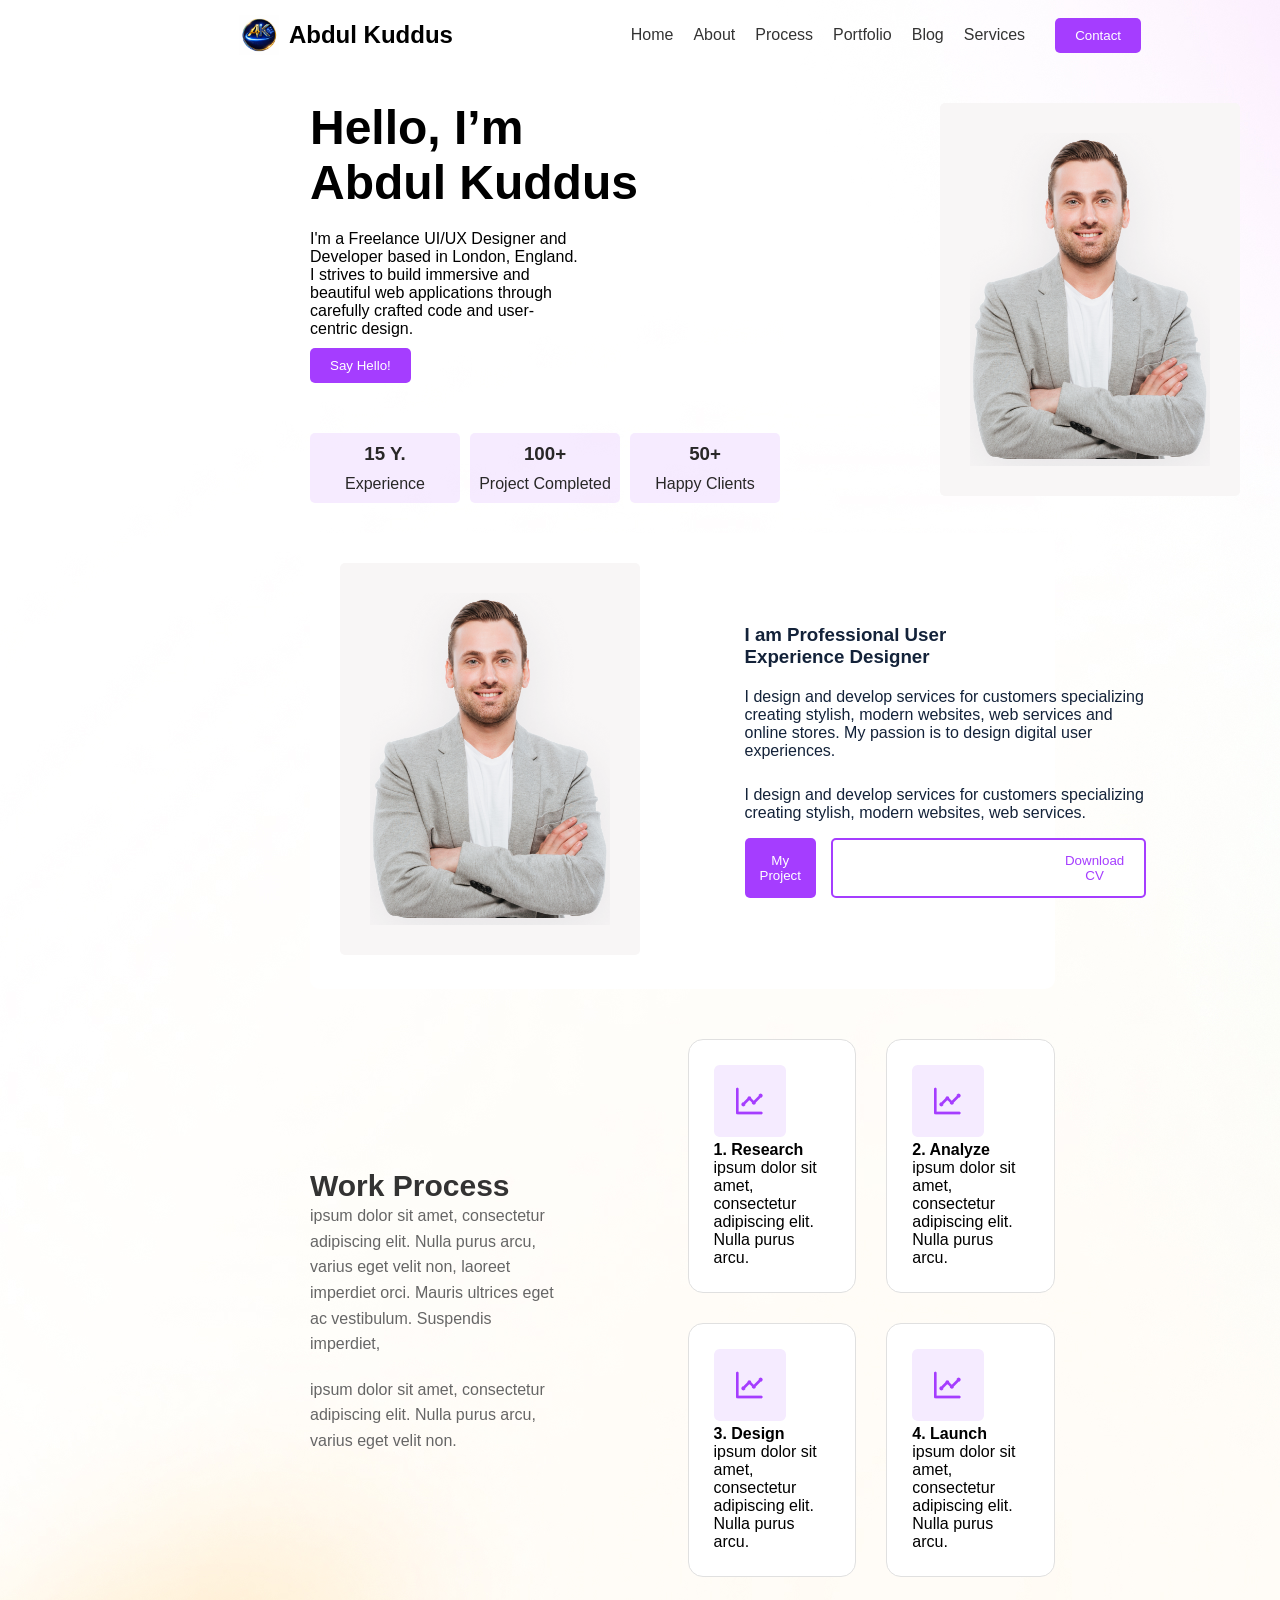
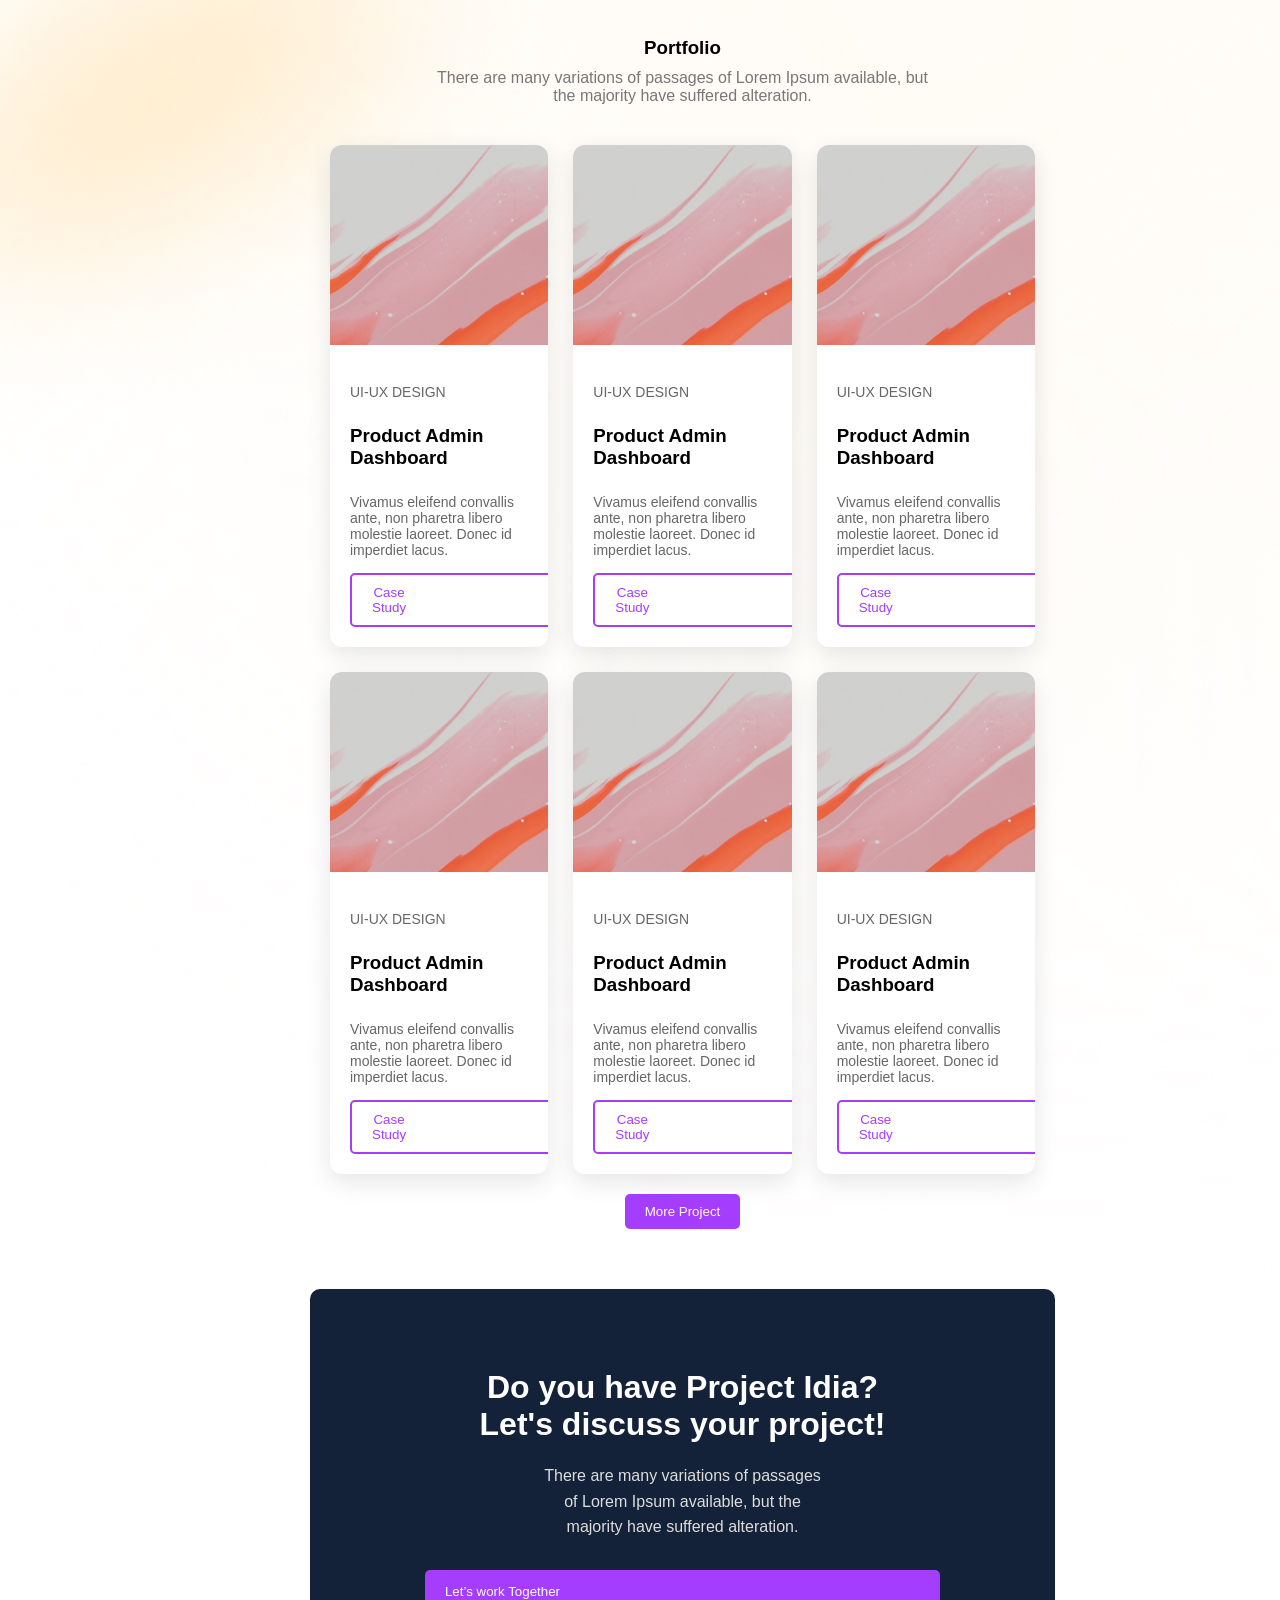
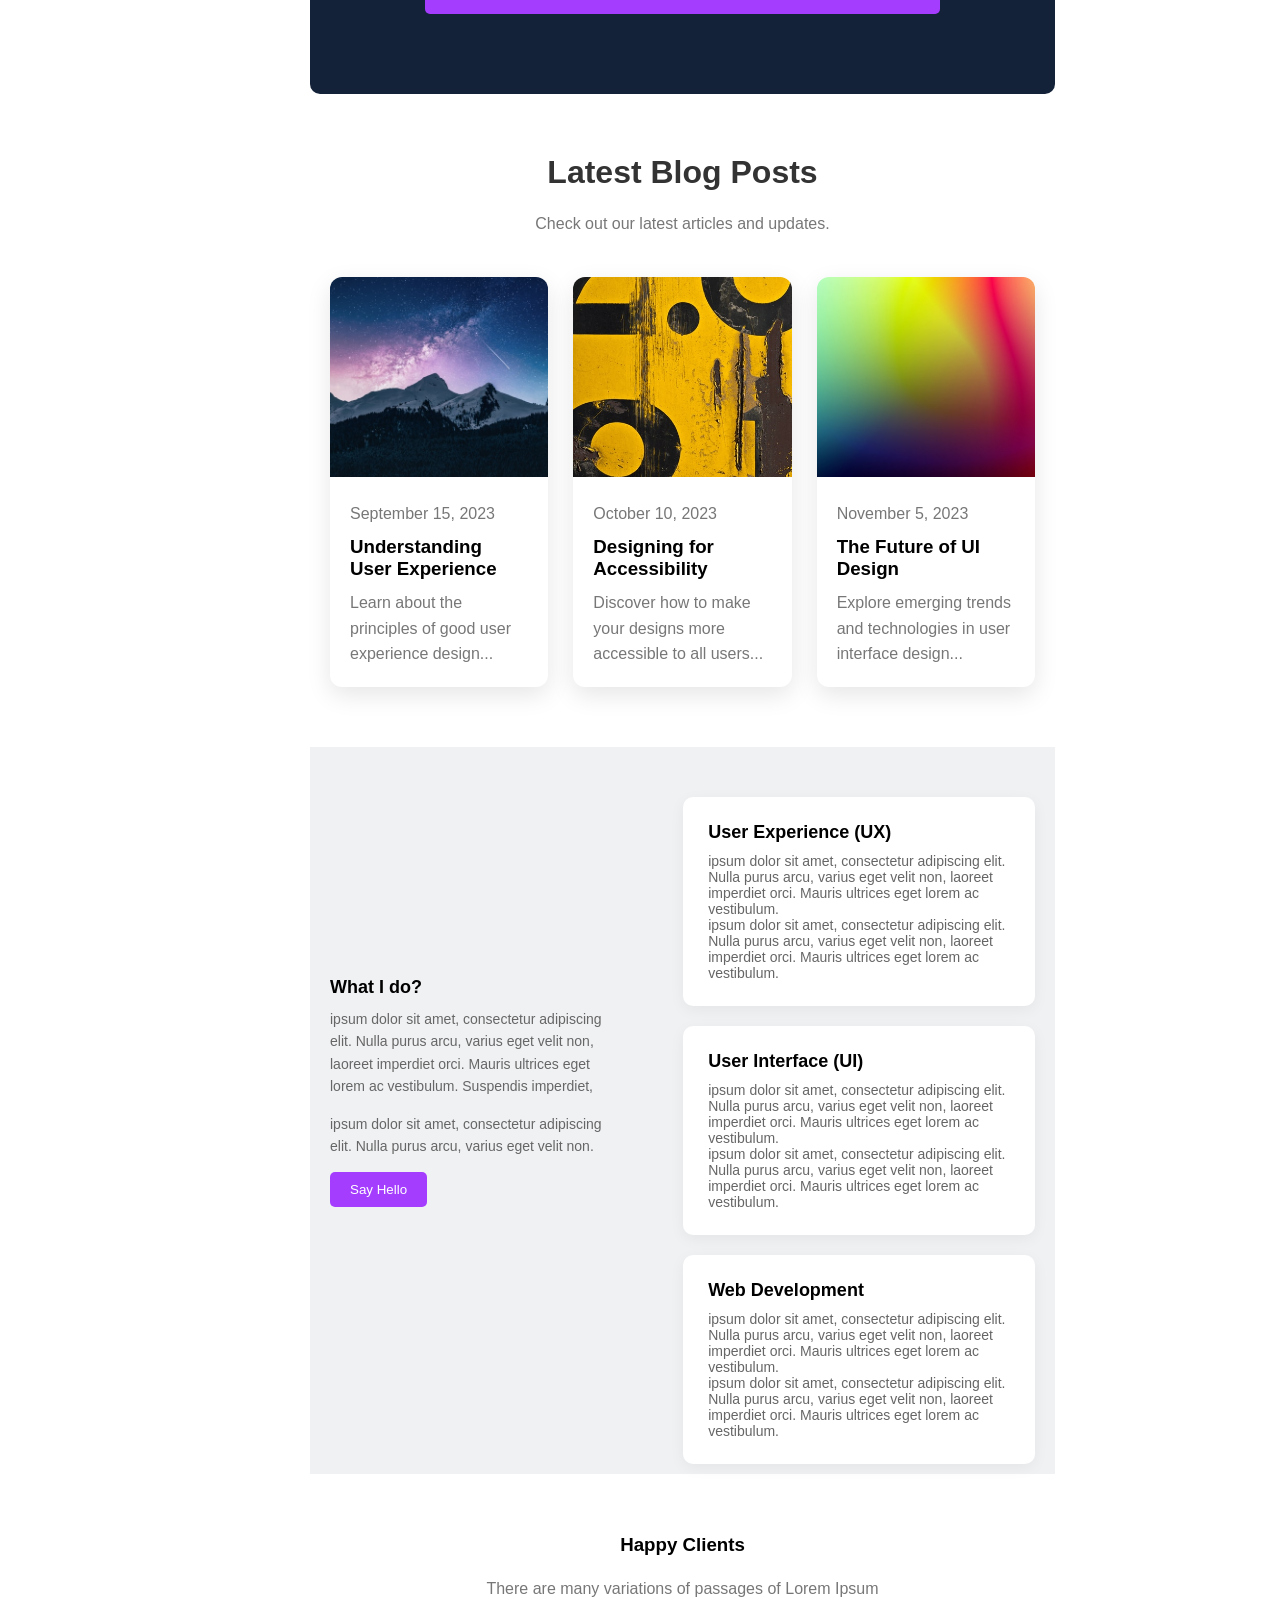
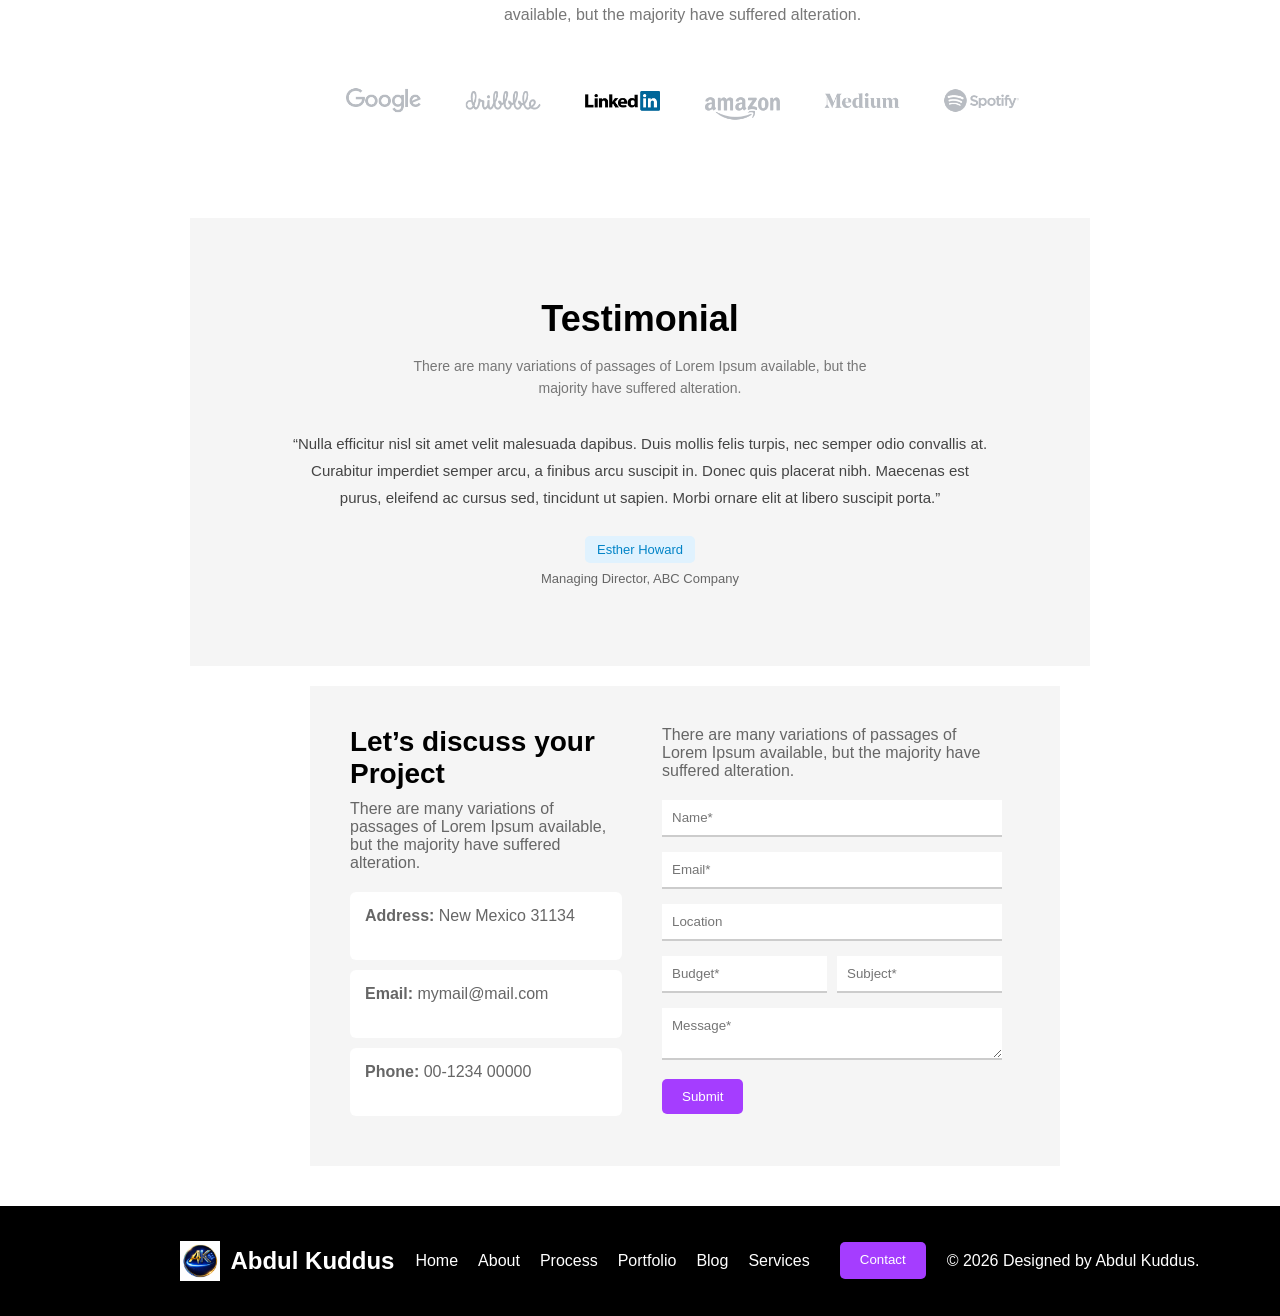
<file: index.html>
<!doctype html>
<html lang="en">
  <head>
    <meta charset="UTF-8" />
    <meta name="viewport" content="width=device-width, initial-scale=1.0" />
    <title>Personal Portfolio</title>
    <link rel="stylesheet" href="style.css" />
    <link
      rel="stylesheet"
      href="https://fonts.googleapis.com/icon?family=Material+Icons"
    />
  </head>
  <body>
    <header class="navbar">
      <div class="logo-section">
        <img width="40px" src="logo.png" alt="Logo" class="logo-img" />
        <span class="logo-name">Abdul Kuddus</span>
      </div>
      <nav class="nav-right">
        <ul class="nav-links">
          <li><a href="#home">Home</a></li>
          <li><a href="#about">About</a></li>
          <li><a href="#process">Process</a></li>
          <li><a href="#portfolio">Portfolio</a></li>
          <li><a href="#blog">Blog</a></li>
          <li><a href="#services">Services</a></li>
        </ul>
        <button class="nav-btn" id="contact">Contact</button>
      </nav>
    </header>
    <section class="home-section" id="home">
      <div class="home">
        <div class="home-details">
          <h1 class="typing-text">Hello, I’m <br />Abdul Kuddus</h1>
          <p class="typing-text-delay">
            I'm a Freelance UI/UX Designer and Developer based in London,
            England. I strives to build immersive and beautiful web applications
            through carefully crafted code and user-centric design.
          </p>
          <button class="nav-btn">Say Hello!</button>
        </div>
        <div class="home-others">
          <div>
            <h3>15 Y.</h3>
            <p>Experience</p>
          </div>
          <div>
            <h3>100+</h3>
            <p>Project Completed</p>
          </div>
          <div>
            <h3>50+</h3>
            <p>Happy Clients</p>
          </div>
        </div>
      </div>
      <div class="profile">
        <img src="./profile.png" alt="Profile Image" class="profile-img" />
      </div>
    </section>
    <section class="about-section" id="about">
      <div class="profile about-profile">
        <img src="./profile.png" alt="profile" class="profile-img" />
      </div>
      <div class="about-details">
        <h3>I am Professional User Experience Designer</h3>
        <p>
          I design and develop services for customers specializing creating
          stylish, modern websites, web services and online stores. My passion
          is to design digital user experiences.
        </p>
        <p>
          I design and develop services for customers specializing creating
          stylish, modern websites, web services.
        </p>
        <div class="about-btn">
          <button class="nav-btn" id="btn-my">My Project</button>
          <button class="nav-btn" id="btn-down">
            <span class="material-icons">download</span>
            Download CV
          </button>
        </div>
      </div>
    </section>
    <section class="work-pro" id="process">
      <div class="work-process">
        <h3>Work Process</h3>
        <p>
          ipsum dolor sit amet, consectetur adipiscing elit. Nulla purus arcu,
          varius eget velit non, laoreet imperdiet orci. Mauris ultrices eget ac
          vestibulum. Suspendis imperdiet,
        </p>
        <p>
          ipsum dolor sit amet, consectetur adipiscing elit. Nulla purus arcu,
          varius eget velit non.
        </p>
      </div>
      <div class="work-about">
        <div>
          <img src="./Frame.png" alt="44" />
          <h4>1. Research</h4>
          <p>
            ipsum dolor sit amet, consectetur adipiscing elit. Nulla purus arcu.
          </p>
        </div>
        <div>
          <img src="./Frame.png" alt="44" />
          <h4>2. Analyze</h4>
          <p>
            ipsum dolor sit amet, consectetur adipiscing elit. Nulla purus arcu.
          </p>
        </div>
        <div>
          <img src="./Frame.png" alt="44" />
          <h4>3. Design</h4>
          <p>
            ipsum dolor sit amet, consectetur adipiscing elit. Nulla purus arcu.
          </p>
        </div>
        <div>
          <img src="./Frame.png" alt="44" />
          <h4>4. Launch</h4>
          <p>
            ipsum dolor sit amet, consectetur adipiscing elit. Nulla purus arcu.
          </p>
        </div>
      </div>
    </section>
    <section class="portfolio-section" id="portfolio">
      <h3>Portfolio</h3>
      <p class="portfolio-subtitle">
        There are many variations of passages of Lorem Ipsum available, but the
        majority have suffered alteration.
      </p>
      <div class="portfolio-container">
        <div class="portfolio-card">
          <img src="portfolio.png" alt="portfolio" class="portfolio-img" />
          <div class="portfolio-content">
            <p>UI-UX DESIGN</p>
            <h3>Product Admin Dashboard</h3>
            <p>
              Vivamus eleifend convallis ante, non pharetra libero molestie
              laoreet. Donec id imperdiet lacus.
            </p>
            <button class="nav-btn" id="btn-case">
              Case Study
              <span class="material-icons">arrow_right_alt</span>
            </button>
          </div>
        </div>
        <div class="portfolio-card">
          <img src="portfolio.png" alt="portfolio" class="portfolio-img" />
          <div class="portfolio-content">
            <p>UI-UX DESIGN</p>
            <h3>Product Admin Dashboard</h3>
            <p>
              Vivamus eleifend convallis ante, non pharetra libero molestie
              laoreet. Donec id imperdiet lacus.
            </p>
            <button class="nav-btn" id="btn-case">
              Case Study
              <span class="material-icons">arrow_right_alt</span>
            </button>
          </div>
        </div>
        <div class="portfolio-card">
          <img src="portfolio.png" alt="portfolio" class="portfolio-img" />
          <div class="portfolio-content">
            <p>UI-UX DESIGN</p>
            <h3>Product Admin Dashboard</h3>
            <p>
              Vivamus eleifend convallis ante, non pharetra libero molestie
              laoreet. Donec id imperdiet lacus.
            </p>
            <button class="nav-btn" id="btn-case">
              Case Study
              <span class="material-icons">arrow_right_alt</span>
            </button>
          </div>
        </div>
        <div class="portfolio-card">
          <img src="portfolio.png" alt="portfolio" class="portfolio-img" />
          <div class="portfolio-content">
            <p>UI-UX DESIGN</p>
            <h3>Product Admin Dashboard</h3>
            <p>
              Vivamus eleifend convallis ante, non pharetra libero molestie
              laoreet. Donec id imperdiet lacus.
            </p>
            <button class="nav-btn" id="btn-case">
              Case Study
              <span class="material-icons">arrow_right_alt</span>
            </button>
          </div>
        </div>
        <div class="portfolio-card">
          <img src="portfolio.png" alt="portfolio" class="portfolio-img" />
          <div class="portfolio-content">
            <p>UI-UX DESIGN</p>
            <h3>Product Admin Dashboard</h3>
            <p>
              Vivamus eleifend convallis ante, non pharetra libero molestie
              laoreet. Donec id imperdiet lacus.
            </p>
            <button class="nav-btn" id="btn-case">
              Case Study
              <span class="material-icons">arrow_right_alt</span>
            </button>
          </div>
        </div>
        <div class="portfolio-card">
          <img src="portfolio.png" alt="portfolio" class="portfolio-img" />
          <div class="portfolio-content">
            <p>UI-UX DESIGN</p>
            <h3>Product Admin Dashboard</h3>
            <p>
              Vivamus eleifend convallis ante, non pharetra libero molestie
              laoreet. Donec id imperdiet lacus.
            </p>
            <button class="nav-btn" id="btn-case">
              Case Study
              <span class="material-icons">arrow_right_alt</span>
            </button>
          </div>
        </div>
      </div>
      <div class="more-btn">
        <button class="nav-btn">More Project</button>
      </div>
    </section>
    <section class="project-idea" id="project">
      <h2>Do you have Project Idia? <br />Let's discuss your project!</h2>
      <p>
        There are many variations of passages of Lorem Ipsum available, but the
        majority have suffered alteration.
      </p>
      <button class="nav-btn" id="let-ben">
        Let’s work Together
        <span class="material-icons">arrow_right_alt</span>
      </button>
    </section>
    <section class="section-blog" id="blog">
      <h2>Latest Blog Posts</h2>
      <p class="pp">Check out our latest articles and updates.</p>
      <div class="blog-container">
        <div class="blog-card">
          <img class="blog-img" src="./blog/blog-1.jpg" alt="Blog Post 1" />
          <div class="blog-content">
            <p>September 15, 2023</p>
            <h3>Understanding User Experience</h3>
            <p>Learn about the principles of good user experience design...</p>
          </div>
        </div>
        <div class="blog-card">
          <img class="blog-img" src="./blog/blog-2.jpg" alt="Blog Post 2" />
          <div class="blog-content">
            <p>October 10, 2023</p>
            <h3>Designing for Accessibility</h3>
            <p>
              Discover how to make your designs more accessible to all users...
            </p>
          </div>
        </div>
        <div class="blog-card">
          <img class="blog-img" src="./blog/blog-3.jpg" alt="Blog Post 3" />
          <div class="blog-content">
            <p>November 5, 2023</p>
            <h3>The Future of UI Design</h3>
            <p>
              Explore emerging trends and technologies in user interface
              design...
            </p>
          </div>
        </div>
      </div>
    </section>
    <section class="section-services" id="services">
      <div class="services-main">
        <h3>What I do?</h3>
        <p>
          ipsum dolor sit amet, consectetur adipiscing elit. Nulla purus arcu,
          varius eget velit non, laoreet imperdiet orci. Mauris ultrices eget
          lorem ac vestibulum. Suspendis imperdiet,
        </p>
        <p>
          ipsum dolor sit amet, consectetur adipiscing elit. Nulla purus arcu,
          varius eget velit non.
        </p>
        <button class="nav-btn">Say Hello</button>
      </div>
      <div>
        <div class="services-about">
          <h3>User Experience (UX)</h3>
          <p>
            ipsum dolor sit amet, consectetur adipiscing elit. Nulla purus arcu,
            varius eget velit non, laoreet imperdiet orci. Mauris ultrices eget
            lorem ac vestibulum.
          </p>
          <p>
            ipsum dolor sit amet, consectetur adipiscing elit. Nulla purus arcu,
            varius eget velit non, laoreet imperdiet orci. Mauris ultrices eget
            lorem ac vestibulum.
          </p>
        </div>
        <div>
          <h3>User Interface (UI)</h3>
          <p>
            ipsum dolor sit amet, consectetur adipiscing elit. Nulla purus arcu,
            varius eget velit non, laoreet imperdiet orci. Mauris ultrices eget
            lorem ac vestibulum.
          </p>
          <p>
            ipsum dolor sit amet, consectetur adipiscing elit. Nulla purus arcu,
            varius eget velit non, laoreet imperdiet orci. Mauris ultrices eget
            lorem ac vestibulum.
          </p>
        </div>
        <div>
          <h3>Web Development</h3>
          <p>
            ipsum dolor sit amet, consectetur adipiscing elit. Nulla purus arcu,
            varius eget velit non, laoreet imperdiet orci. Mauris ultrices eget
            lorem ac vestibulum.
          </p>
          <p>
            ipsum dolor sit amet, consectetur adipiscing elit. Nulla purus arcu,
            varius eget velit non, laoreet imperdiet orci. Mauris ultrices eget
            lorem ac vestibulum.
          </p>
        </div>
      </div>
    </section>
    <section class="happy-section"  id="happy">
      <div class="happy-div">
        <h3 class="happy-heading">Happy Clients</h3>
        <p class="happy-para">
          There are many variations of passages of Lorem Ipsum available, but
          the majority have suffered alteration.
        </p>
        <img src="./Frame280.png" alt="Happy Clients" class="happy-img" />
      </div>
    </section>
    <section class="test-div" id="testimonials">
      <h3>Testimonial</h3>
      <p class="test-pera">
        There are many variations of passages of Lorem Ipsum available, but the
        majority have suffered alteration.
      </p>
      <h6>
        “Nulla efficitur nisl sit amet velit malesuada dapibus. Duis mollis
        felis turpis, nec semper odio convallis at. Curabitur imperdiet semper
        arcu, a finibus arcu suscipit in. Donec quis placerat nibh. Maecenas est
        purus, eleifend ac cursus sed, tincidunt ut sapien. Morbi ornare elit at
        libero suscipit porta.”
      </h6>
      <span>Esther Howard</span>
      <p class="test-pera2">Managing Director, ABC Company</p>
    </section>
    <section class="contact" id="contact">
      <div class="container">
        <div class="left">
          <h2>Let’s discuss your Project</h2>
          <p>
            There are many variations of passages of Lorem Ipsum available, but
            the majority have suffered alteration.
          </p>

          <div class="box">
            <p><b>Address:</b> New Mexico 31134</p>
          </div>

          <div class="box">
            <p><b>Email:</b> mymail@mail.com</p>
          </div>

          <div class="box">
            <p><b>Phone:</b> 00-1234 00000</p>
          </div>
        </div>

        <div class="right">
          <p>
            There are many variations of passages of Lorem Ipsum available, but
            the majority have suffered alteration.
          </p>

          <input type="text" placeholder="Name*" />
          <input type="email" placeholder="Email*" />
          <input type="text" placeholder="Location" />

          <div class="row">
            <input type="text" placeholder="Budget*" />
            <input type="text" placeholder="Subject*" />
          </div>

          <textarea placeholder="Message*"></textarea>

          <button class="nav-btn">Submit</button>
        </div>
      </div>
    </section>
    <footer>
      <!-- <header class="navbar"> -->
      <section class="footer-navbar">
        <div class="footer-logo-section">
          <img width="40px" src="logo.png" alt="Logo" class="logo-img" />
          <span class="logo-name">Abdul Kuddus</span>
        </div>
        <nav class="footer-nav-right">
          <ul class="footer-nav-links">
            <li><a href="#home">Home</a></li>
            <li><a href="#about">About</a></li>
            <li><a href="#process">Process</a></li>
            <li><a href="#portfolio">Portfolio</a></li>
            <li><a href="#blog">Blog</a></li>
            <li><a href="#services">Services</a></li>
          </ul>
          <button class="footer-nav-btn" id="contact">Contact</button>
        </nav>
        <p>&copy; 2026 Designed by Abdul Kuddus.</p>
      </section>
      <!-- </header> -->
    </footer>
  </body>
</html>
</file>
<file: style.css>
* {
  margin: 0;
  padding: 0;
  box-sizing: border-box;
  font-family: Arial, Helvetica, sans-serif;
}

body {
  /* background-color: #f9f9ff; */
  background-image: url(./BG.jpg);
}

/* Icon */
.material-icons {
  font-size: 20px;
}

.navbar {
  display: flex;
  justify-content: space-around;
  align-items: center;
  padding: 15px 50px;
}

.logo-section {
  display: flex;
  align-items: center;
  gap: 10px;
  margin-left: 100px;
}

.logo-img {
  height: 40px;
}

.logo-name {
  font-size: 24px;
  font-weight: bold;
}

.nav-right {
  display: flex;
  align-items: center;
  gap: 30px;
}

.nav-links {
  display: flex;
  list-style: none;
  gap: 20px;
  margin: 0;
  padding: 0;
}

.nav-links a {
  text-decoration: none;
  font-weight: 500;
  color: #333;
}

.nav-btn {
  padding: 10px 20px;
  background-color: #a53dff;
  color: #fff;
  border: none;
  border-radius: 5px;
  cursor: pointer;
  font-weight: 500;
}

.nav-btn:hover {
  background-color: #03a300;
  animation: pulse 0.3s infinite;
}
@keyframes pulse {
  0% {
    transform: scale(1);
  }
  50% {
    transform: scale(1.1);
  }
  100% {
    transform: scale(1);
  }
}

.home-section {
  display: flex;
  justify-content: space-around;
  align-items: center;
  margin: 0px 200px;
}

.home {
  padding: 0px 80px;
  margin-right: 20px;
}

.home-details {
  padding: 30px;
}
.home-details p {
  padding-bottom: 10px;
  padding-right: 200px;
}
.home-details h1 {
  font-size: 48px;
  font-weight: bold;
  margin-bottom: 20px;
}
.home-others {
  padding: 30px;
  padding-top: 20px;
  display: flex;
  gap: 10px;
  align-items: center;
}
.home-others div {
  width: 150px;
  background-color: #edd8ff80;
  color: #282727;
  border-radius: 5px;
}
.home-others div h3 {
  text-align: center;
  padding-top: 10px;
}
.home-others div p {
  text-align: center;
  padding-top: 10px;
  padding-bottom: 10px;
}

.profile {
  margin: 30px;
}
.profile-img {
  padding: 30px;
  width: 300px;
  border-radius: 5px;
  height: auto;
  background-color: #f8f6f6;
}

#btn-down {
  gap: 20px;
  background-color: white;
  color: #a53dff;
  border: 2px solid;
  display: inline-flex;
  align-items: center;
}

.about-section {
  display: flex;
  align-items: center;
  justify-content: space-between;
  margin: 0 225px 0 310px;
  background-color: #fff;
  border-radius: 10px;
}

.about-btn {
  display: flex;
  gap: 15px;
}

#btn-my {
  padding: 15px;
}

.about-details {
  color: #132239;
  padding: 10%;
}
.about-details h3 {
  font-weight: bold;
  padding: 0 200px 10px 0;
}
.about-details p {
  padding: 10px 0 1rem;
}

.work-pro {
  display: flex;
  align-items: start;
  margin: 0 225px 0 310px;
  /* background-color: #575757; */
  border-radius: 10px;
  gap: 10px;
}
.work-process {
  flex: 1;
  align-items: center;
  justify-content: center;
}
.work-process h3 {
  font-size: 30px;
  margin-top: 180px;
  color: #333;
}

.work-process p {
  color: #666;
  line-height: 1.6;
  margin-bottom: 20px;
  padding-right: 120px;
}

.work-about {
  flex: 1;
  display: grid;
  grid-template-columns: repeat(2, 1fr);
  gap: 30px;
  margin-top: 50px;
}

.work-about > div {
  padding: 25px;
  border: 1px solid #e0e0e0;
  gap: 15px;
  border-radius: 15px;
  background-color: #fff;
  transition:
    transform 0.3s ease,
    box-shadow 0.3s ease;
}

.work-about > div:hover {
  transform: translateY(-4px);
  box-shadow: 0 8px 24px rgba(0, 0, 0, 0.1);
}

.work-about > img {
  width: 48px;
  height: 48px;
  margin-bottom: 16px;
}

.work-about > h4 {
  margin: 0 0 12px 0;
  font-size: 20px;
  font-weight: 600;
  color: #333;
}
.work-about > p {
  padding: 10px;
  color: #666;
  line-height: 1.5;
  font-size: 14px;
}

#btn-case {
  /* gap: 20px; */
  background-color: white;
  color: #a53dff;
  border: 2px solid;
  display: inline-flex;
  align-items: center;
}

.portfolio-section {
  padding: 60px 20px;
  text-align: center;
  margin: 0 225px 0 310px;
}
.portfolio-subtitle {
  max-width: 500px;
  margin: 10px auto 40px;
  color: #777;
}

.portfolio-container {
  display: grid;
  grid-template-columns: repeat(3, 1fr);
  gap: 25px;
}
.portfolio-card {
  background-color: #fff;
  border-radius: 12px;
  overflow: hidden;
  text-align: left;
  transition: 0.3s;
  box-shadow: 0 8px 24px rgba(0, 0, 0, 0.1);
}
.portfolio-card:hover {
  transform: translateY(-8px);
}

.portfolio-img {
  width: 100%;
  height: 200px;
  object-fit: cover;
}

.portfolio-content {
  padding: 20px;
}

.portfolio-content span {
  font-size: 12px;
  color: #888;
}

.portfolio-content h3 {
  margin: 10px 0;
}

.portfolio-content p {
  font-size: 14px;
  color: #666;
  padding: 15px 0;
}

.more-btn {
  padding-top: 20px;
}
#let-ben {
  display: inline-flex;
  align-items: center;
}
.project-idea {
  margin: 0 225px 0 310px;
  background-color: #132238;
  border-radius: 10px;
  padding: 80px;
  text-align: center;
}
.project-idea h2 {
  color: #fff;
  font-size: 32px;
  margin-bottom: 20px;
  /* padding-right: 150px; */
  text-align: center;
}
.project-idea p {
  color: #ddd;
  line-height: 1.6;
  margin-bottom: 30px;
  padding: 0 150px;
  text-align: center;
}
/* .project-idea button{
    background-color: #A53DFF;
    color: #fff;
    border: none;
    padding: 12px 24px;
    border-radius: 5px;
    cursor: pointer;
    font-size: 16px;
} */

.section-blog {
  padding: 60px 20px;
  text-align: center;
  margin: 0 225px 0 310px;
}
.section-blog h2 {
  font-size: 32px;
  margin-bottom: 20px;
  color: #333;
}
.pp {
  color: #777;
  line-height: 1.6;
  margin-bottom: 40px;
  /* padding: 0 150px; */
}
.blog-container p {
  color: #777;
  line-height: 1.6;
}
.blog-container {
  display: grid;
  grid-template-columns: repeat(3, 1fr);
  gap: 25px;
}
.blog-card {
  background-color: #fff;
  border-radius: 12px;
  overflow: hidden;
  text-align: left;
  transition: 0.3s;
  box-shadow: 0 8px 24px rgba(0, 0, 0, 0.1);
}
.blog-card:hover {
  transform: translateY(-8px);
}
.blog-img {
  width: 100%;
  height: 200px;
  object-fit: cover;
}
.blog-content {
  padding: 20px;
}
.blog-content span {
  font-size: 12px;
  color: #888;
}
.blog-content h3 {
  margin: 10px 0;
}

.section-services {
  display: grid;
  grid-template-columns: 1fr 1.2fr;
  gap: 60px;
  padding: 50px 20px 10px 20px;
  margin: 0 225px 0 310px;
  background: #f0f1f3;
}
.services-main {
  padding-top: 180px;
}
.services-main h3 {
  font-size: 40px;
  margin-bottom: 20px;
}

.services-main p {
  color: #777;
  line-height: 1.6;
  margin-bottom: 15px;
  max-width: 500px;
}

.section-services > div:last-child {
  display: flex;
  flex-direction: column;
  gap: 20px;
}

.section-services > div:last-child > div {
  background: #fff;
  padding: 25px;
  border-radius: 10px;
  box-shadow: 0 4px 15px rgba(8, 7, 7, 0.05);
}

.section-services h3 {
  margin-bottom: 10px;
  font-size: 18px;
}

.section-services p {
  font-size: 14px;
  color: #666;
}
.happy-section {
  display: flex;
  align-items: center;
  justify-content: space-between;
  margin: 0 225px 0 310px;
  background-color: #fff;
  border-radius: 10px;
  padding: 60px 20px;
}
.happy-div {
  text-align: center;
}
.happy-img {
  width: 100%;
  height: auto;
  border-radius: 5px;
}
.happy-para {
  color: #777;
  line-height: 1.6;
  margin: 20px 0;
  padding: 0 150px;
}
.test-div {
  text-align: center;
  padding: 80px 20px;
  background: #f5f5f5;
  max-width: 900px;
  margin: auto;
}
.test-div h3 {
  font-size: 36px;
  font-weight: 700;
  margin-bottom: 15px;
}
.test-pera {
  color: #777;
  font-size: 14px;
  margin: 0 auto 30px;
  line-height: 1.6;
  padding: 0 200px 0 200px;
}
.test-div h6 {
  font-size: 15px;
  font-weight: 400;
  color: #444;
  line-height: 1.8;
  max-width: 700px;
  margin: 0 auto 25px;
}
.test-div span {
  display: inline-block;
  background: #e0f2fe;
  color: #0284c7;
  padding: 6px 12px;
  border-radius: 5px;
  font-size: 13px;
  margin-bottom: 8px;
}
.test-pera2 {
  font-size: 13px;
  color: #666;
}

.contact {
  margin: 20px 220px 0 310px;
  background: #f5f5f5;
  padding: 40px;
  padding-right: 30px;
}

.container {
  display: flex;
  gap: 40px;
}

.left {
  width: 40%;
}

.left h2 {
  font-size: 28px;
  margin-bottom: 10px;
}

.left p {
  color: #666;
  margin-bottom: 20px;
}

.box {
  background: #fff;
  padding: 15px;
  margin-bottom: 10px;
  border-radius: 6px;
}

.right {
  width: 50%;
}

.right p {
  margin-bottom: 20px;
  color: #666;
}

.right input,
.right textarea {
  width: 100%;
  padding: 10px;
  margin-bottom: 15px;
  border: none;
  border-bottom: 2px solid #ccc;
  outline: none;
}

.row {
  display: flex;
  gap: 10px;
}

.row input {
  width: 50%;
}

button {
  background: purple;
  color: #fff;
  padding: 10px 20px;
  border: none;
  cursor: pointer;
}

footer {
  text-align: center;
  padding: 20px;
  background-color: #000000;
  color: #ffffff;
  margin-top: 40px;
}

.footer-navbar {
  display: flex;
  justify-content: space-around;
  align-items: center;
  padding: 15px 50px;
}

.footer-logo-section {
  display: flex;
  align-items: center;
  gap: 10px;
  margin-left: 100px;
}

.footer-logo-img {
  height: 40px;
}

.footer-logo-name {
  font-size: 24px;
  font-weight: bold;
}

.footer-nav-right {
  display: flex;
  align-items: center;
  gap: 30px;
}

.footer-nav-links {
  display: flex;
  list-style: none;
  gap: 20px;
  margin: 0;
  padding: 0;
}

.footer-nav-links a {
  text-decoration: none;
  font-weight: 500;
  color: #ffffff;
}

.footer-nav-btn {
  padding: 10px 20px;
  background-color: #a53dff;
  color: #fff;
  border: none;
  border-radius: 5px;
  cursor: pointer;
  font-weight: 500;
  border-bottom: 2px solid transparent;
}

.footer-nav-btn:hover {
  background-color: #03a300;
  animation: pulses 0.3s infinite;
  border: 2px solid #03a300;
}
@keyframes pulses {
  0% {
    transform: scale(1);
  }
  50% {
    transform: scale(1.1);
  }
  100% {
    transform: scale(1);
  }
}
</file>
